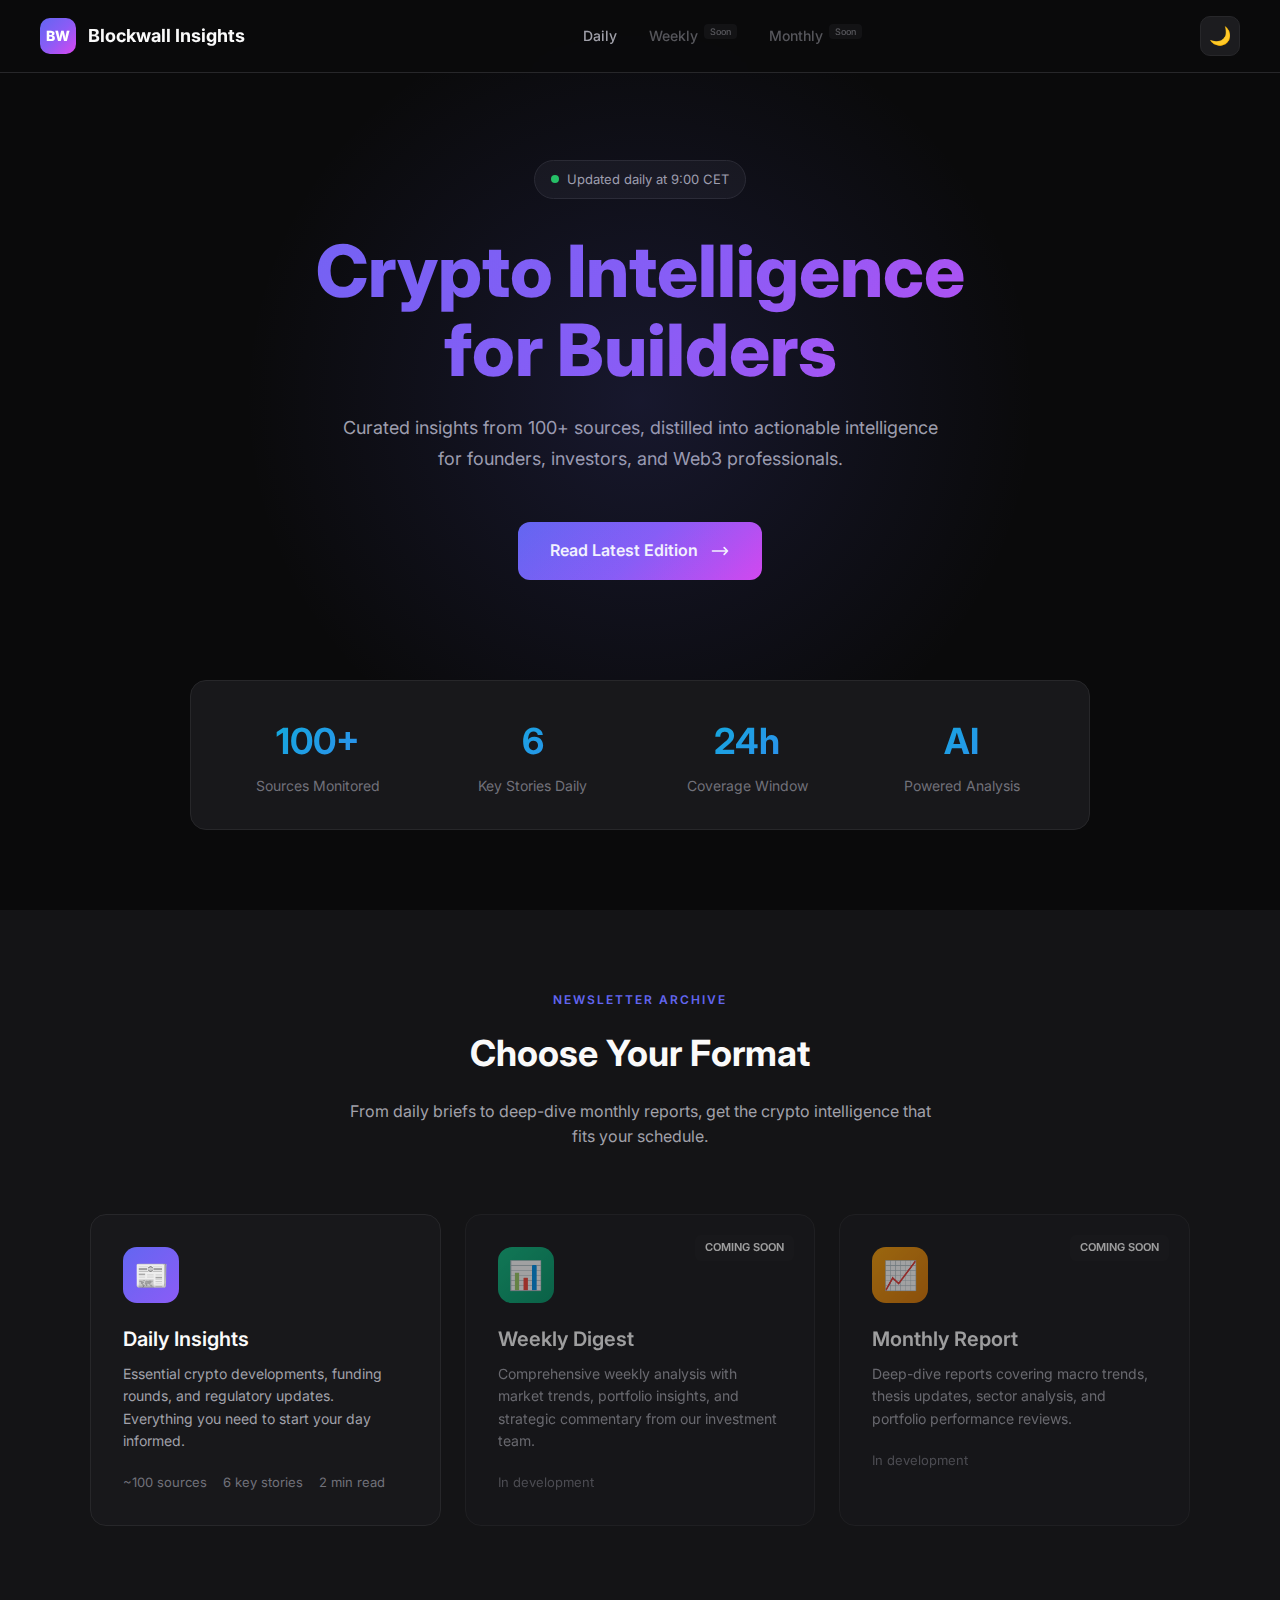
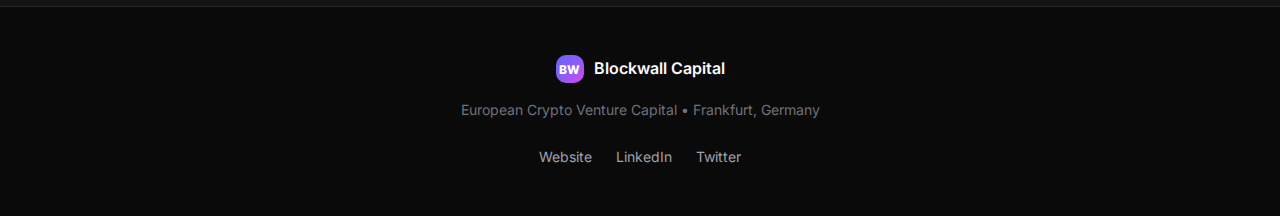
<file: index.html>
<!DOCTYPE html>
<html lang="en">
<head>
  <meta charset="UTF-8">
  <meta name="viewport" content="width=device-width, initial-scale=1.0">
  <title>Blockwall Insights | Crypto & Web3 Intelligence</title>
  <meta name="description" content="Curated crypto and Web3 intelligence for founders, investors, and industry professionals.">
  <link rel="preconnect" href="https://fonts.googleapis.com">
  <link rel="preconnect" href="https://fonts.gstatic.com" crossorigin>
  <link href="https://fonts.googleapis.com/css2?family=Inter:wght@400;500;600;700;800&display=swap" rel="stylesheet">
  <style>
    :root {
      --bg-primary: #0a0a0b;
      --bg-secondary: #141416;
      --bg-tertiary: #1c1c1f;
      --bg-card: #18181b;
      --text-primary: #fafafa;
      --text-secondary: #a1a1aa;
      --text-muted: #71717a;
      --accent: #6366f1;
      --accent-hover: #818cf8;
      --accent-glow: rgba(99, 102, 241, 0.15);
      --border: #27272a;
      --gradient-1: linear-gradient(135deg, #6366f1 0%, #8b5cf6 50%, #d946ef 100%);
      --gradient-2: linear-gradient(135deg, #06b6d4 0%, #3b82f6 100%);
      --shadow: 0 4px 24px rgba(0, 0, 0, 0.4);
    }

    [data-theme="light"] {
      --bg-primary: #ffffff;
      --bg-secondary: #f4f4f5;
      --bg-tertiary: #e4e4e7;
      --bg-card: #ffffff;
      --text-primary: #09090b;
      --text-secondary: #52525b;
      --text-muted: #a1a1aa;
      --border: #e4e4e7;
      --shadow: 0 4px 24px rgba(0, 0, 0, 0.08);
    }

    * {
      box-sizing: border-box;
      margin: 0;
      padding: 0;
    }

    body {
      font-family: 'Inter', -apple-system, BlinkMacSystemFont, sans-serif;
      background: var(--bg-primary);
      color: var(--text-primary);
      line-height: 1.6;
      min-height: 100vh;
      transition: background 0.3s ease, color 0.3s ease;
    }

    a {
      color: inherit;
      text-decoration: none;
    }

    /* Navigation */
    .nav {
      position: fixed;
      top: 0;
      left: 0;
      right: 0;
      z-index: 100;
      padding: 16px 24px;
      background: rgba(10, 10, 11, 0.8);
      backdrop-filter: blur(20px);
      border-bottom: 1px solid var(--border);
      transition: background 0.3s ease;
    }

    [data-theme="light"] .nav {
      background: rgba(255, 255, 255, 0.9);
    }

    .nav-inner {
      max-width: 1200px;
      margin: 0 auto;
      display: flex;
      justify-content: space-between;
      align-items: center;
    }

    .nav-brand {
      display: flex;
      align-items: center;
      gap: 12px;
      font-weight: 700;
      font-size: 18px;
    }

    .nav-logo {
      width: 36px;
      height: 36px;
      background: var(--gradient-1);
      border-radius: 10px;
      display: flex;
      align-items: center;
      justify-content: center;
      font-weight: 800;
      font-size: 14px;
      color: white;
    }

    .nav-links {
      display: flex;
      align-items: center;
      gap: 32px;
    }

    .nav-link {
      font-size: 14px;
      font-weight: 500;
      color: var(--text-secondary);
      transition: color 0.2s ease;
      position: relative;
    }

    .nav-link:hover,
    .nav-link.active {
      color: var(--text-primary);
    }

    .nav-link.active::after {
      content: '';
      position: absolute;
      bottom: -8px;
      left: 0;
      right: 0;
      height: 2px;
      background: var(--gradient-1);
      border-radius: 2px;
    }

    .nav-link.soon {
      opacity: 0.5;
    }

    .nav-link.soon::after {
      content: 'Soon';
      font-size: 9px;
      background: var(--bg-tertiary);
      padding: 2px 6px;
      border-radius: 4px;
      margin-left: 6px;
      vertical-align: super;
    }

    /* Theme Toggle */
    .theme-toggle {
      width: 40px;
      height: 40px;
      border-radius: 10px;
      background: var(--bg-tertiary);
      border: 1px solid var(--border);
      cursor: pointer;
      display: flex;
      align-items: center;
      justify-content: center;
      font-size: 18px;
      transition: all 0.2s ease;
    }

    .theme-toggle:hover {
      background: var(--accent-glow);
      border-color: var(--accent);
    }

    /* Hero Section */
    .hero {
      padding: 160px 24px 100px;
      text-align: center;
      position: relative;
      overflow: hidden;
    }

    .hero::before {
      content: '';
      position: absolute;
      top: 0;
      left: 50%;
      transform: translateX(-50%);
      width: 800px;
      height: 800px;
      background: radial-gradient(circle, var(--accent-glow) 0%, transparent 70%);
      pointer-events: none;
    }

    .hero-badge {
      display: inline-flex;
      align-items: center;
      gap: 8px;
      background: var(--bg-secondary);
      border: 1px solid var(--border);
      padding: 8px 16px;
      border-radius: 100px;
      font-size: 13px;
      color: var(--text-secondary);
      margin-bottom: 32px;
    }

    .hero-badge-dot {
      width: 8px;
      height: 8px;
      background: #22c55e;
      border-radius: 50%;
      animation: pulse 2s infinite;
    }

    @keyframes pulse {
      0%, 100% { opacity: 1; }
      50% { opacity: 0.5; }
    }

    .hero h1 {
      font-size: clamp(40px, 8vw, 72px);
      font-weight: 800;
      line-height: 1.1;
      margin-bottom: 24px;
      background: var(--gradient-1);
      -webkit-background-clip: text;
      -webkit-text-fill-color: transparent;
      background-clip: text;
    }

    .hero-subtitle {
      font-size: 18px;
      color: var(--text-secondary);
      max-width: 600px;
      margin: 0 auto 48px;
      line-height: 1.7;
    }

    .hero-cta {
      display: inline-flex;
      align-items: center;
      gap: 12px;
      background: var(--gradient-1);
      color: white;
      padding: 16px 32px;
      border-radius: 12px;
      font-weight: 600;
      font-size: 16px;
      transition: transform 0.2s ease, box-shadow 0.2s ease;
    }

    .hero-cta:hover {
      transform: translateY(-2px);
      box-shadow: 0 8px 32px var(--accent-glow);
    }

    .hero-cta svg {
      width: 20px;
      height: 20px;
    }

    /* Stats Bar */
    .stats-section {
      padding: 0 24px 80px;
    }

    .stats-bar {
      max-width: 900px;
      margin: 0 auto;
      display: grid;
      grid-template-columns: repeat(4, 1fr);
      gap: 24px;
      background: var(--bg-card);
      border: 1px solid var(--border);
      border-radius: 16px;
      padding: 32px;
    }

    .stat-item {
      text-align: center;
    }

    .stat-value {
      font-size: 36px;
      font-weight: 700;
      background: var(--gradient-2);
      -webkit-background-clip: text;
      -webkit-text-fill-color: transparent;
      background-clip: text;
    }

    .stat-label {
      font-size: 14px;
      color: var(--text-muted);
      margin-top: 4px;
    }

    /* Newsletter Types Section */
    .types-section {
      padding: 80px 24px;
      background: var(--bg-secondary);
    }

    .section-header {
      text-align: center;
      max-width: 600px;
      margin: 0 auto 64px;
    }

    .section-label {
      font-size: 12px;
      font-weight: 600;
      text-transform: uppercase;
      letter-spacing: 2px;
      color: var(--accent);
      margin-bottom: 16px;
    }

    .section-title {
      font-size: 36px;
      font-weight: 700;
      margin-bottom: 16px;
    }

    .section-desc {
      color: var(--text-secondary);
      font-size: 16px;
    }

    .types-grid {
      max-width: 1100px;
      margin: 0 auto;
      display: grid;
      grid-template-columns: repeat(auto-fit, minmax(320px, 1fr));
      gap: 24px;
    }

    .type-card {
      background: var(--bg-card);
      border: 1px solid var(--border);
      border-radius: 16px;
      padding: 32px;
      transition: all 0.3s ease;
      position: relative;
      overflow: hidden;
    }

    .type-card:hover {
      transform: translateY(-4px);
      box-shadow: var(--shadow);
      border-color: var(--accent);
    }

    .type-card.disabled {
      opacity: 0.6;
      cursor: not-allowed;
    }

    .type-card.disabled:hover {
      transform: none;
      box-shadow: none;
      border-color: var(--border);
    }

    .type-icon {
      width: 56px;
      height: 56px;
      border-radius: 14px;
      display: flex;
      align-items: center;
      justify-content: center;
      font-size: 28px;
      margin-bottom: 20px;
    }

    .type-card:nth-child(1) .type-icon { background: linear-gradient(135deg, #6366f1 0%, #8b5cf6 100%); }
    .type-card:nth-child(2) .type-icon { background: linear-gradient(135deg, #10b981 0%, #059669 100%); }
    .type-card:nth-child(3) .type-icon { background: linear-gradient(135deg, #f59e0b 0%, #d97706 100%); }

    .type-title {
      font-size: 20px;
      font-weight: 600;
      margin-bottom: 8px;
    }

    .type-desc {
      color: var(--text-secondary);
      font-size: 14px;
      line-height: 1.6;
      margin-bottom: 20px;
    }

    .type-meta {
      display: flex;
      gap: 16px;
      font-size: 13px;
      color: var(--text-muted);
    }

    .type-badge {
      position: absolute;
      top: 20px;
      right: 20px;
      background: var(--bg-tertiary);
      padding: 4px 10px;
      border-radius: 6px;
      font-size: 11px;
      font-weight: 600;
      text-transform: uppercase;
    }

    /* Footer */
    .footer {
      padding: 48px 24px;
      text-align: center;
      border-top: 1px solid var(--border);
    }

    .footer-brand {
      display: flex;
      align-items: center;
      justify-content: center;
      gap: 10px;
      margin-bottom: 16px;
      font-weight: 600;
    }

    .footer-brand .nav-logo {
      width: 28px;
      height: 28px;
      font-size: 12px;
    }

    .footer-text {
      color: var(--text-muted);
      font-size: 14px;
    }

    .footer-links {
      display: flex;
      justify-content: center;
      gap: 24px;
      margin-top: 24px;
    }

    .footer-link {
      color: var(--text-secondary);
      font-size: 14px;
      transition: color 0.2s ease;
    }

    .footer-link:hover {
      color: var(--accent);
    }

    /* Responsive */
    @media (max-width: 768px) {
      .nav-links {
        gap: 16px;
      }

      .nav-link.soon::after {
        display: none;
      }

      .stats-bar {
        grid-template-columns: repeat(2, 1fr);
        gap: 16px;
      }

      .hero {
        padding: 140px 24px 80px;
      }
    }

    @media (max-width: 480px) {
      .nav-links {
        display: none;
      }
    }
  </style>
</head>
<body data-theme="dark">
  <nav class="nav">
    <div class="nav-inner">
      <a href="index.html" class="nav-brand">
        <div class="nav-logo">BW</div>
        <span>Blockwall Insights</span>
      </a>
      <div class="nav-links">
        <a href="daily/index.html" class="nav-link">Daily</a>
        <a href="weekly/index.html" class="nav-link soon">Weekly</a>
        <a href="monthly/index.html" class="nav-link soon">Monthly</a>
      </div>
      <button class="theme-toggle" onclick="toggleTheme()" aria-label="Toggle theme">
        <span id="theme-icon">🌙</span>
      </button>
    </div>
  </nav>

  <section class="hero">
    <div class="hero-badge">
      <span class="hero-badge-dot"></span>
      Updated daily at 9:00 CET
    </div>
    <h1>Crypto Intelligence<br>for Builders</h1>
    <p class="hero-subtitle">
      Curated insights from 100+ sources, distilled into actionable intelligence for founders, investors, and Web3 professionals.
    </p>
    <a href="daily/index.html" class="hero-cta">
      Read Latest Edition
      <svg fill="none" stroke="currentColor" viewBox="0 0 24 24"><path stroke-linecap="round" stroke-linejoin="round" stroke-width="2" d="M17 8l4 4m0 0l-4 4m4-4H3"/></svg>
    </a>
  </section>

  <section class="stats-section">
    <div class="stats-bar">
      <div class="stat-item">
        <div class="stat-value">100+</div>
        <div class="stat-label">Sources Monitored</div>
      </div>
      <div class="stat-item">
        <div class="stat-value">6</div>
        <div class="stat-label">Key Stories Daily</div>
      </div>
      <div class="stat-item">
        <div class="stat-value">24h</div>
        <div class="stat-label">Coverage Window</div>
      </div>
      <div class="stat-item">
        <div class="stat-value">AI</div>
        <div class="stat-label">Powered Analysis</div>
      </div>
    </div>
  </section>

  <section class="types-section">
    <div class="section-header">
      <div class="section-label">Newsletter Archive</div>
      <h2 class="section-title">Choose Your Format</h2>
      <p class="section-desc">From daily briefs to deep-dive monthly reports, get the crypto intelligence that fits your schedule.</p>
    </div>

    <div class="types-grid">
      <a href="daily/index.html" class="type-card">
        <div class="type-icon">📰</div>
        <h3 class="type-title">Daily Insights</h3>
        <p class="type-desc">Essential crypto developments, funding rounds, and regulatory updates. Everything you need to start your day informed.</p>
        <div class="type-meta">
          <span>~100 sources</span>
          <span>6 key stories</span>
          <span>2 min read</span>
        </div>
      </a>

      <div class="type-card disabled">
        <span class="type-badge">Coming Soon</span>
        <div class="type-icon">📊</div>
        <h3 class="type-title">Weekly Digest</h3>
        <p class="type-desc">Comprehensive weekly analysis with market trends, portfolio insights, and strategic commentary from our investment team.</p>
        <div class="type-meta">
          <span>In development</span>
        </div>
      </div>

      <div class="type-card disabled">
        <span class="type-badge">Coming Soon</span>
        <div class="type-icon">📈</div>
        <h3 class="type-title">Monthly Report</h3>
        <p class="type-desc">Deep-dive reports covering macro trends, thesis updates, sector analysis, and portfolio performance reviews.</p>
        <div class="type-meta">
          <span>In development</span>
        </div>
      </div>
    </div>
  </section>

  <footer class="footer">
    <div class="footer-brand">
      <div class="nav-logo">BW</div>
      Blockwall Capital
    </div>
    <p class="footer-text">European Crypto Venture Capital • Frankfurt, Germany</p>
    <div class="footer-links">
      <a href="https://blockwall.com" target="_blank" class="footer-link">Website</a>
      <a href="https://linkedin.com/company/blockwall" target="_blank" class="footer-link">LinkedIn</a>
      <a href="https://twitter.com/blockaboratory" target="_blank" class="footer-link">Twitter</a>
    </div>
  </footer>

  <script>
    function toggleTheme() {
      const body = document.body;
      const icon = document.getElementById('theme-icon');
      
      if (body.getAttribute('data-theme') === 'dark') {
        body.setAttribute('data-theme', 'light');
        icon.textContent = '☀️';
        localStorage.setItem('theme', 'light');
      } else {
        body.setAttribute('data-theme', 'dark');
        icon.textContent = '🌙';
        localStorage.setItem('theme', 'dark');
      }
    }

    // Load saved theme
    const savedTheme = localStorage.getItem('theme') || 'dark';
    document.body.setAttribute('data-theme', savedTheme);
    document.getElementById('theme-icon').textContent = savedTheme === 'dark' ? '🌙' : '☀️';
  </script>
</body>
</html>
</file>
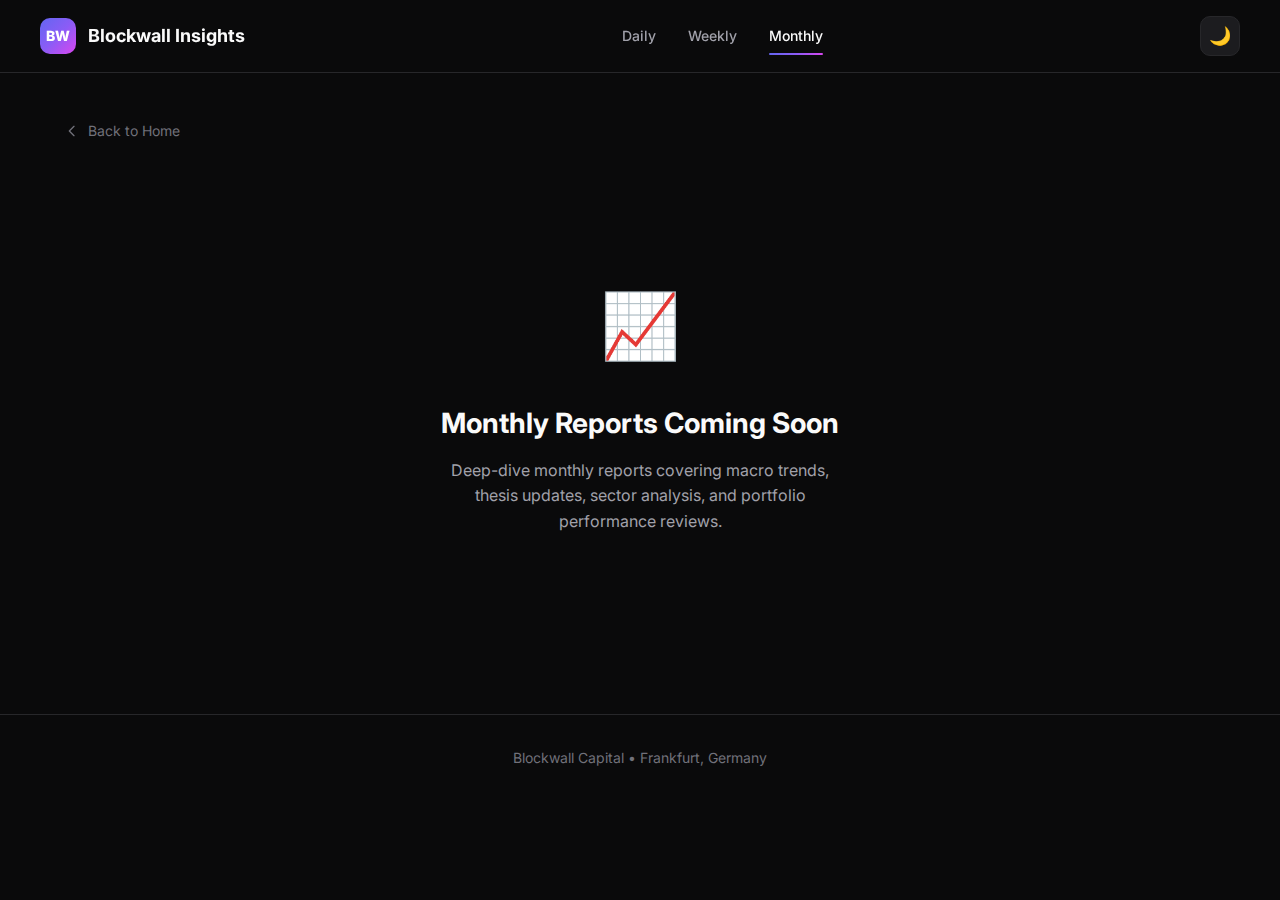
<file: monthly/index.html>
<!DOCTYPE html>
<html lang="en">
<head>
  <meta charset="UTF-8">
  <meta name="viewport" content="width=device-width, initial-scale=1.0">
  <title>Monthly Reports | Blockwall Insights</title>
  <link rel="preconnect" href="https://fonts.googleapis.com">
  <link href="https://fonts.googleapis.com/css2?family=Inter:wght@400;500;600;700;800&display=swap" rel="stylesheet">
  <link rel="stylesheet" href="../assets/css/archive.css">
</head>
<body data-theme="dark">
  <nav class="nav">
    <div class="nav-inner">
      <a href="../index.html" class="nav-brand">
        <div class="nav-logo">BW</div>
        <span>Blockwall Insights</span>
      </a>
      <div class="nav-links">
        <a href="../daily/index.html" class="nav-link">Daily</a>
        <a href="../weekly/index.html" class="nav-link">Weekly</a>
        <a href="index.html" class="nav-link active">Monthly</a>
      </div>
      <button class="theme-toggle" onclick="toggleTheme()"><span id="theme-icon">🌙</span></button>
    </div>
  </nav>

  <main class="main">
    <a href="../index.html" class="back-link">
      <svg width="16" height="16" fill="none" stroke="currentColor" viewBox="0 0 24 24"><path stroke-linecap="round" stroke-linejoin="round" stroke-width="2" d="M15 19l-7-7 7-7"/></svg>
      Back to Home
    </a>

    <div class="coming-soon">
      <div class="coming-soon-icon">📈</div>
      <h2>Monthly Reports Coming Soon</h2>
      <p>Deep-dive monthly reports covering macro trends, thesis updates, sector analysis, and portfolio performance reviews.</p>
    </div>
  </main>

  <footer class="footer"><p>Blockwall Capital • Frankfurt, Germany</p></footer>

  <script>
    function toggleTheme() {
      const body = document.body;
      const icon = document.getElementById('theme-icon');
      if (body.getAttribute('data-theme') === 'dark') {
        body.setAttribute('data-theme', 'light');
        icon.textContent = '☀️';
        localStorage.setItem('theme', 'light');
      } else {
        body.setAttribute('data-theme', 'dark');
        icon.textContent = '🌙';
        localStorage.setItem('theme', 'dark');
      }
    }
    const savedTheme = localStorage.getItem('theme') || 'dark';
    document.body.setAttribute('data-theme', savedTheme);
    document.getElementById('theme-icon').textContent = savedTheme === 'dark' ? '🌙' : '☀️';
  </script>
</body>
</html>
</file>
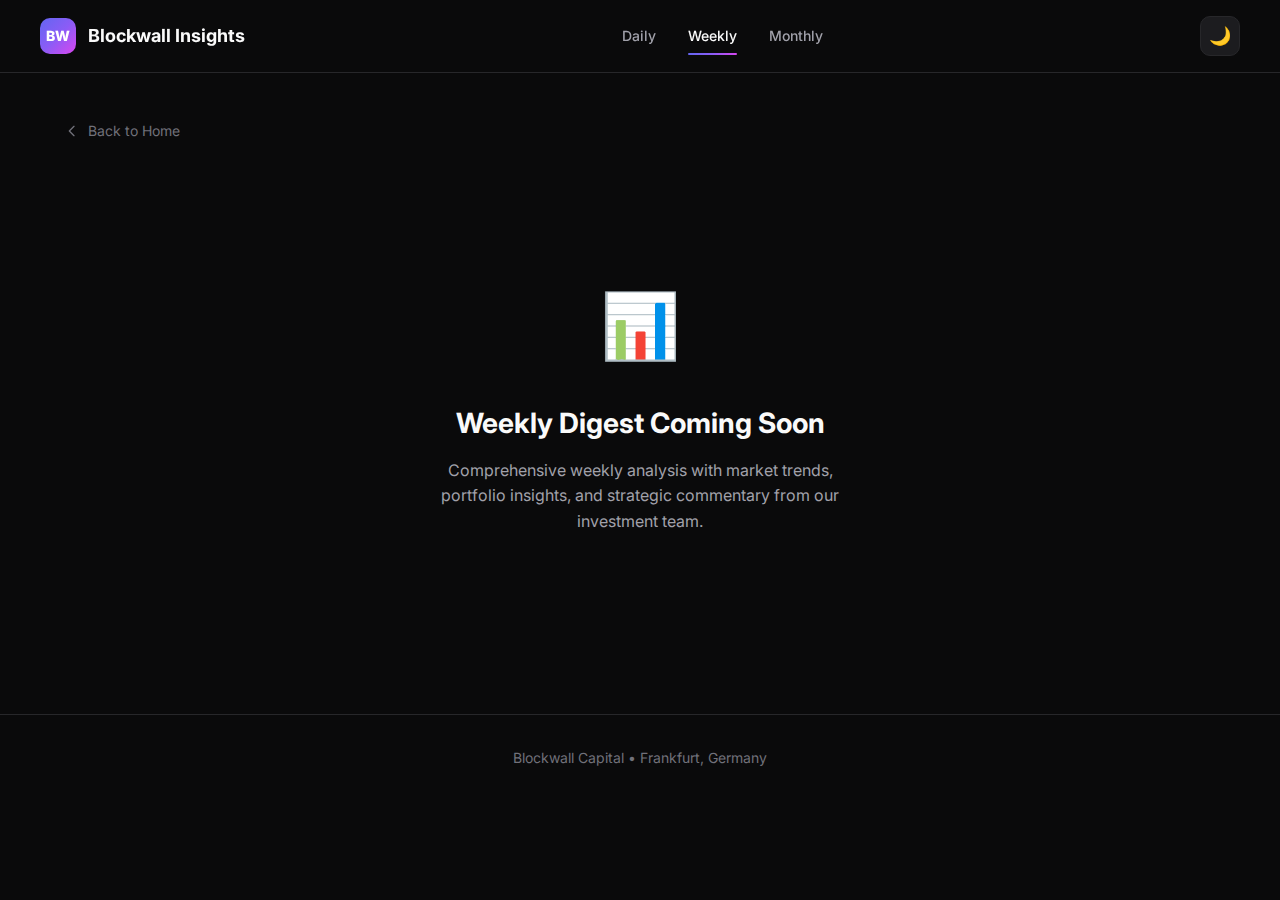
<file: weekly/index.html>
<!DOCTYPE html>
<html lang="en">
<head>
  <meta charset="UTF-8">
  <meta name="viewport" content="width=device-width, initial-scale=1.0">
  <title>Weekly Digest | Blockwall Insights</title>
  <link rel="preconnect" href="https://fonts.googleapis.com">
  <link href="https://fonts.googleapis.com/css2?family=Inter:wght@400;500;600;700;800&display=swap" rel="stylesheet">
  <link rel="stylesheet" href="../assets/css/archive.css">
</head>
<body data-theme="dark">
  <nav class="nav">
    <div class="nav-inner">
      <a href="../index.html" class="nav-brand">
        <div class="nav-logo">BW</div>
        <span>Blockwall Insights</span>
      </a>
      <div class="nav-links">
        <a href="../daily/index.html" class="nav-link">Daily</a>
        <a href="index.html" class="nav-link active">Weekly</a>
        <a href="../monthly/index.html" class="nav-link">Monthly</a>
      </div>
      <button class="theme-toggle" onclick="toggleTheme()"><span id="theme-icon">🌙</span></button>
    </div>
  </nav>

  <main class="main">
    <a href="../index.html" class="back-link">
      <svg width="16" height="16" fill="none" stroke="currentColor" viewBox="0 0 24 24"><path stroke-linecap="round" stroke-linejoin="round" stroke-width="2" d="M15 19l-7-7 7-7"/></svg>
      Back to Home
    </a>

    <div class="coming-soon">
      <div class="coming-soon-icon">📊</div>
      <h2>Weekly Digest Coming Soon</h2>
      <p>Comprehensive weekly analysis with market trends, portfolio insights, and strategic commentary from our investment team.</p>
    </div>
  </main>

  <footer class="footer"><p>Blockwall Capital • Frankfurt, Germany</p></footer>

  <script>
    function toggleTheme() {
      const body = document.body;
      const icon = document.getElementById('theme-icon');
      if (body.getAttribute('data-theme') === 'dark') {
        body.setAttribute('data-theme', 'light');
        icon.textContent = '☀️';
        localStorage.setItem('theme', 'light');
      } else {
        body.setAttribute('data-theme', 'dark');
        icon.textContent = '🌙';
        localStorage.setItem('theme', 'dark');
      }
    }
    const savedTheme = localStorage.getItem('theme') || 'dark';
    document.body.setAttribute('data-theme', savedTheme);
    document.getElementById('theme-icon').textContent = savedTheme === 'dark' ? '🌙' : '☀️';
  </script>
</body>
</html>
</file>
<file: assets/css/archive.css>
/* Archive Pages Styles */

:root {
  --bg-primary: #0a0a0b;
  --bg-secondary: #141416;
  --bg-tertiary: #1c1c1f;
  --bg-card: #18181b;
  --text-primary: #fafafa;
  --text-secondary: #a1a1aa;
  --text-muted: #71717a;
  --accent: #6366f1;
  --accent-hover: #818cf8;
  --accent-glow: rgba(99, 102, 241, 0.15);
  --border: #27272a;
  --green: #22c55e;
  --red: #ef4444;
  --gradient-1: linear-gradient(135deg, #6366f1 0%, #8b5cf6 50%, #d946ef 100%);
}

[data-theme="light"] {
  --bg-primary: #ffffff;
  --bg-secondary: #f4f4f5;
  --bg-tertiary: #e4e4e7;
  --bg-card: #ffffff;
  --text-primary: #09090b;
  --text-secondary: #52525b;
  --text-muted: #a1a1aa;
  --border: #e4e4e7;
}

* { box-sizing: border-box; margin: 0; padding: 0; }

body {
  font-family: 'Inter', -apple-system, sans-serif;
  background: var(--bg-primary);
  color: var(--text-primary);
  line-height: 1.6;
  min-height: 100vh;
  transition: background 0.3s ease, color 0.3s ease;
}

a { color: inherit; text-decoration: none; }

/* Nav */
.nav {
  position: fixed;
  top: 0;
  left: 0;
  right: 0;
  z-index: 100;
  padding: 16px 24px;
  background: rgba(10, 10, 11, 0.8);
  backdrop-filter: blur(20px);
  border-bottom: 1px solid var(--border);
}

[data-theme="light"] .nav {
  background: rgba(255, 255, 255, 0.9);
}

.nav-inner {
  max-width: 1200px;
  margin: 0 auto;
  display: flex;
  justify-content: space-between;
  align-items: center;
}

.nav-brand {
  display: flex;
  align-items: center;
  gap: 12px;
  font-weight: 700;
  font-size: 18px;
}

.nav-logo {
  width: 36px;
  height: 36px;
  background: var(--gradient-1);
  border-radius: 10px;
  display: flex;
  align-items: center;
  justify-content: center;
  font-weight: 800;
  font-size: 14px;
  color: white;
}

.nav-links {
  display: flex;
  gap: 32px;
}

.nav-link {
  font-size: 14px;
  font-weight: 500;
  color: var(--text-secondary);
  transition: color 0.2s ease;
  position: relative;
}

.nav-link:hover, .nav-link.active {
  color: var(--text-primary);
}

.nav-link.active::after {
  content: '';
  position: absolute;
  bottom: -8px;
  left: 0;
  right: 0;
  height: 2px;
  background: var(--gradient-1);
  border-radius: 2px;
}

.nav-link.soon {
  opacity: 0.5;
}

.theme-toggle {
  width: 40px;
  height: 40px;
  border-radius: 10px;
  background: var(--bg-tertiary);
  border: 1px solid var(--border);
  cursor: pointer;
  display: flex;
  align-items: center;
  justify-content: center;
  font-size: 18px;
  transition: all 0.2s ease;
}

.theme-toggle:hover {
  background: var(--accent-glow);
  border-color: var(--accent);
}

/* Main Content */
.main {
  max-width: 1200px;
  margin: 0 auto;
  padding: 120px 24px 80px;
}

.back-link {
  display: inline-flex;
  align-items: center;
  gap: 8px;
  color: var(--text-muted);
  font-size: 14px;
  margin-bottom: 32px;
  transition: color 0.2s ease;
}

.back-link:hover {
  color: var(--accent);
}

.page-header {
  margin-bottom: 48px;
}

.page-header h1 {
  font-size: 36px;
  font-weight: 700;
  margin-bottom: 8px;
}

.page-header p {
  color: var(--text-secondary);
  font-size: 16px;
}

/* Cards Grid */
.cards-grid {
  display: grid;
  grid-template-columns: repeat(auto-fill, minmax(340px, 1fr));
  gap: 24px;
}

.card {
  background: var(--bg-card);
  border: 1px solid var(--border);
  border-radius: 16px;
  overflow: hidden;
  transition: all 0.3s ease;
}

.card:hover {
  transform: translateY(-4px);
  border-color: var(--accent);
  box-shadow: 0 12px 40px rgba(0, 0, 0, 0.3);
}

.card-image {
  position: relative;
  height: 180px;
  overflow: hidden;
}

.card-image img {
  width: 100%;
  height: 100%;
  object-fit: cover;
  transition: transform 0.3s ease;
}

.card:hover .card-image img {
  transform: scale(1.05);
}

.card-badge {
  position: absolute;
  top: 12px;
  right: 12px;
  background: var(--accent);
  color: white;
  padding: 4px 10px;
  border-radius: 6px;
  font-size: 11px;
  font-weight: 600;
  text-transform: uppercase;
}

.card-content {
  padding: 20px;
}

.card-date {
  font-size: 12px;
  color: var(--text-muted);
  text-transform: uppercase;
  letter-spacing: 1px;
}

.card-title {
  font-size: 17px;
  font-weight: 600;
  margin: 8px 0 16px;
  line-height: 1.4;
}

.card-stats {
  display: flex;
  gap: 12px;
  font-size: 12px;
}

.card-stats .stat {
  color: var(--text-muted);
}

.card-stats .stat.bullish {
  color: var(--green);
}

.card-stats .stat.bearish {
  color: var(--red);
}

/* Coming Soon */
.coming-soon {
  text-align: center;
  padding: 100px 24px;
}

.coming-soon-icon {
  font-size: 64px;
  margin-bottom: 24px;
}

.coming-soon h2 {
  font-size: 28px;
  margin-bottom: 12px;
}

.coming-soon p {
  color: var(--text-secondary);
  max-width: 400px;
  margin: 0 auto;
}

/* Footer */
.footer {
  text-align: center;
  padding: 32px 24px;
  border-top: 1px solid var(--border);
  color: var(--text-muted);
  font-size: 14px;
}

@media (max-width: 768px) {
  .nav-links { gap: 16px; }
  .cards-grid { grid-template-columns: 1fr; }
  .page-header h1 { font-size: 28px; }
}
</file>
